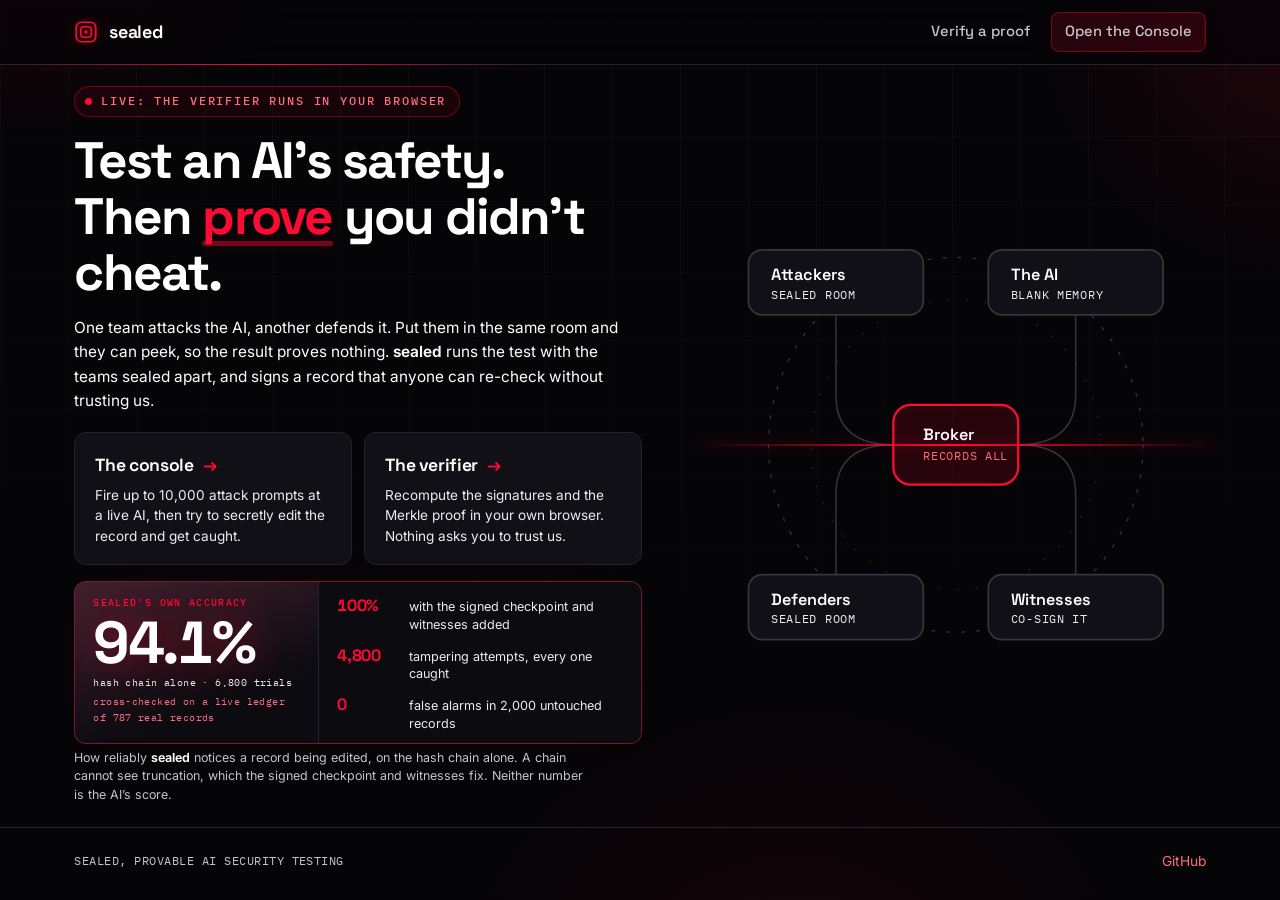
<file: web/index.html>
<!doctype html>
<html lang="en">
<head>
<meta charset="utf-8">
<meta name="viewport" content="width=device-width, initial-scale=1">
<title>sealed, provable AI security testing</title>
<meta name="description" content="Run an AI safety test where cheating is structurally impossible, and hand anyone a receipt they can check themselves.">
<link rel="icon" href="favicon.svg" type="image/svg+xml">
<link rel="preconnect" href="https://fonts.googleapis.com">
<link rel="preconnect" href="https://fonts.gstatic.com" crossorigin>
<link href="https://fonts.googleapis.com/css2?family=Space+Grotesk:wght@400;500;600;700&family=Inter:wght@400;500;600&family=IBM+Plex+Mono:wght@400;500&display=swap" rel="stylesheet">
<link rel="stylesheet" href="styles.css">
</head>
<body>

<div class="sprog" aria-hidden="true"><i id="sprog"></i></div>

<nav class="nav">
  <div class="wrap">
    <a class="brand" href="/">
      <svg viewBox="0 0 32 32" width="26" height="26" aria-hidden="true"><rect x="3" y="3" width="26" height="26" rx="7" fill="none" stroke="currentColor" stroke-width="2.2"/><rect x="9" y="9" width="14" height="14" rx="4" fill="none" stroke="currentColor" stroke-width="2.2"/><rect x="14" y="14" width="4" height="4" rx="1.2" fill="currentColor"/></svg>
      sealed
    </a>
    <span class="spacer"></span>
    <a href="verify.html">Verify<span class="hide-sm"> a proof</span></a>
    <a class="cta" href="console.html"><span class="hide-sm">Open the </span>Console</a>
  </div>
</nav>

<header class="hero">
  <div class="wrap">

    <div class="col">
      <p class="eyebrow" id="eyebrow"><span class="live"></span> running locally</p>

      <h1>Test an AI's safety.<br>Then <span class="hl">prove</span> you didn't cheat.</h1>

      <p class="lead">One team attacks the AI, another defends it. Put them in the same room
         and they can peek, so the result proves nothing. <strong>sealed</strong> runs
         the test with the teams sealed apart, and signs a record that anyone can re-check
         without trusting us.</p>

      <div class="doors">
        <a class="door" href="console.html">
          <span class="dt">The console <span class="arw">&rarr;</span></span>
          <p class="dd">Fire up to 10,000 attack prompts at a live AI, then try to
             secretly edit the record and get caught.</p>
        </a>
        <a class="door" href="verify.html">
          <span class="dt">The verifier <span class="arw">&rarr;</span></span>
          <p class="dd">Recompute the signatures and the Merkle proof in your own
             browser. Nothing asks you to trust us.</p>
        </a>
      </div>

      <!-- SEALED's OWN accuracy, not the score of the AI it tests. Two very
           different measurements both get called "accuracy", so this one says
           whose it is. Every figure is read from web/integrity.json, written
           by sealed/tools/integrity_accuracy.py; the values in the markup are
           the fallback for when the page is opened without a server. -->
      <div class="proof">
        <div class="proof-main">
          <span class="proof-k">SEALED's own accuracy</span>
          <span class="proof-v" id="accV" data-to="94" data-suffix=".1%">0</span>
          <span class="proof-ci" id="accCI">hash chain alone &middot; 6,800 trials</span>
          <span class="proof-live" id="accLive"></span>
        </div>
        <div class="proof-side">
          <div><span class="ps-v" id="accFull">100%</span>
               <span class="ps-k">with the signed checkpoint and witnesses added</span></div>
          <div><span class="ps-v" id="accCaught">4,800</span>
               <span class="ps-k">tampering attempts, every one caught</span></div>
          <div><span class="ps-v" id="accFalse">0</span>
               <span class="ps-k">false alarms in <span id="accClean">2,000</span> untouched records</span></div>
        </div>
      </div>
      <p class="proof-note">How reliably <strong>sealed</strong> notices a record
         being edited, on the hash chain alone. A chain cannot see truncation,
         which the signed checkpoint and witnesses fix. Neither number is the
         AI&rsquo;s score.</p>
    </div>

    <div class="viz" aria-hidden="true">
      <svg viewBox="0 0 400 400">
        <circle class="halo" cx="200" cy="200" r="72"/>
        <circle class="halo h2" cx="200" cy="200" r="72"/>
        <g class="ring r1"><circle class="ring" cx="200" cy="200" r="150" stroke-dasharray="3 9"/></g>
        <g class="ring r2"><circle class="ring" cx="200" cy="200" r="116" stroke-dasharray="1 14"/></g>

        <!-- wires from each sealed room into the broker -->
        <path class="wire"  d="M104 72 L104 160 Q104 200 150 200"/>
        <path class="pulse" d="M104 72 L104 160 Q104 200 150 200"/>
        <path class="wire"  d="M296 72 L296 160 Q296 200 250 200"/>
        <path class="pulse d1" d="M296 72 L296 160 Q296 200 250 200"/>
        <path class="wire"  d="M104 328 L104 240 Q104 200 150 200"/>
        <path class="pulse d2" d="M104 328 L104 240 Q104 200 150 200"/>
        <path class="wire"  d="M296 328 L296 240 Q296 200 250 200"/>
        <path class="pulse d3" d="M296 328 L296 240 Q296 200 250 200"/>

        <!-- the four sealed rooms -->
        <g><rect class="node" x="34" y="44" width="140" height="52" rx="11"/>
           <text class="nlabel" x="52" y="68">Attackers</text>
           <text class="nsub"   x="52" y="83">SEALED ROOM</text></g>
        <g><rect class="node" x="226" y="44" width="140" height="52" rx="11"/>
           <text class="nlabel" x="244" y="68">The AI</text>
           <text class="nsub"   x="244" y="83">BLANK MEMORY</text></g>
        <g><rect class="node" x="34" y="304" width="140" height="52" rx="11"/>
           <text class="nlabel" x="52" y="328">Defenders</text>
           <text class="nsub"   x="52" y="343">SEALED ROOM</text></g>
        <g><rect class="node" x="226" y="304" width="140" height="52" rx="11"/>
           <text class="nlabel" x="244" y="328">Witnesses</text>
           <text class="nsub"   x="244" y="343">CO-SIGN IT</text></g>

        <!-- the broker -->
        <g><rect class="node core" x="150" y="168" width="100" height="64" rx="14"/>
           <text class="nlabel" x="174" y="196" style="fill:#fff">Broker</text>
           <text class="nsub"   x="174" y="212" style="fill:var(--red-ink)">RECORDS ALL</text></g>
      </svg>
    </div>

  </div>
</header>

<footer>
  <div class="wrap">
    <span class="mono">SEALED, PROVABLE AI SECURITY TESTING</span>
    <span><a href="https://github.com/ChethanValukuru/sealed-manali-" target="_blank" rel="noopener">GitHub</a></span>
  </div>
</footer>

<script>

  /* Read the measured figures. The markup carries the last known values as a
     fallback, so opening index.html straight off disk still shows something
     true rather than zeroes -- but whenever the file is reachable, the page
     shows what was actually measured instead of what someone typed. */
  (function () {
    fetch("integrity.json", { cache: "no-store" })
      .then(function (r) { return r.ok ? r.json() : null; })
      .then(function (d) {
        if (!d || d.accuracy == null) return;
        var pct = function (x, dp) { return (x * 100).toFixed(dp == null ? 1 : dp) + "%"; };
        // The HEADLINE is the chain-only figure: the conservative one, true
        // without the checkpoint layer. The full number sits beside it. A
        // round 100% invites "what did you miss", and the honest answer --
        // truncation, which is why the checkpoint exists -- is more
        // convincing stated up front than extracted under questioning.
        var v = document.getElementById("accV");
        if (v && d.chain_only_accuracy != null) {
          // Only re-animate when the measured value actually differs from the
          // fallback already on screen. Re-running it unconditionally meant
          // that on a deployed site -- where this fetch is a network round
          // trip -- the headline counted up to 100%, then snapped back to 0
          // and counted up again when the JSON landed. Caught on the live
          // deployment, where a screenshot taken five seconds in read "5%".
          // split so the counter animates the whole part and the decimal
          // stays put: counting "94.1" digit by digit reads as noise
          var whole = Math.floor(d.chain_only_accuracy * 100);
          var frac = (d.chain_only_accuracy * 100 - whole).toFixed(1).slice(1);
          var next = String(whole);
          v.setAttribute("data-suffix", (frac === ".0" ? "" : frac) + "%");
          if (v.getAttribute("data-to") !== next) {
            v.setAttribute("data-to", next);
            delete v.dataset.counted;
            countUp(v, 0);
          }
        }
        var full = document.getElementById("accFull");
        if (full && d.accuracy != null) full.textContent = pct(d.accuracy, 0);

        var ci = document.getElementById("accCI");
        if (ci && d.accuracy_ci) {
          ci.textContent = "hash chain alone \u00b7 " +
            Number(d.trials_total).toLocaleString() + " trials";
        }
        var set = function (id, text) {
          var el = document.getElementById(id);
          if (el) el.textContent = text;
        };
        set("accCaught", Number(d.tamper_caught).toLocaleString());
        set("accFalse", Number(d.false_alarms).toLocaleString());
        set("accClean", Number(d.clean_records).toLocaleString());

        /* The synthetic chains give the rate; this line says the same
           mutations were replayed against the REAL running ledger and caught
           there too. It is the difference between "our test harness agrees
           with itself" and "it holds on live data", which is the first thing
           a sceptical reader asks. Only shown when it actually ran. */
        var live = document.getElementById("accLive");
        if (live && d.live_checked && d.live_entries) {
          live.textContent = "cross-checked on a live ledger of " +
            Number(d.live_entries).toLocaleString() + " real records";
        }
      })
      .catch(function () { /* fallback values stay */ });
  })();

  /* Count the hero numbers up on load.

     The final value is written FIRST, before any animation starts. That is
     not belt-and-braces, it is the whole point: requestAnimationFrame is
     throttled or paused in a background tab, so a page that only ever sets
     the number from inside the rAF loop can render its headline accuracy as
     "0" to anyone who opened it in a background tab. Observed, not
     theoretical. The animation then overwrites it frame by frame; if rAF
     never fires, the correct number is already on screen.

     The counter is also re-runnable, because integrity.json arrives after
     first paint and may change the target. */
  function countUp(el, i) {
    var to = Number(el.getAttribute("data-to"));
    var suffix = el.getAttribute("data-suffix") || "";
    if (!isFinite(to)) return;

    el.textContent = to.toLocaleString() + suffix;   // correct value, now

    var reduce = window.matchMedia &&
                 window.matchMedia("(prefers-reduced-motion: reduce)").matches;
    if (reduce || to === 0 || el.dataset.counted === "1") return;
    el.dataset.counted = "1";

    var start = null, dur = 1100 + (i || 0) * 120;
    function step(t) {
      if (start === null) start = t;
      var p = Math.min(1, (t - start) / dur);
      var eased = 1 - Math.pow(1 - p, 3);            // ease-out cubic
      el.textContent = Math.round(to * eased).toLocaleString() + suffix;
      if (p < 1) requestAnimationFrame(step);
    }
    requestAnimationFrame(step);
  }

  (function () {
    document.querySelectorAll(".proof-v, .stat .v").forEach(countUp);
  })();
</script>
<script>
  /* The eyebrow states where this copy is running. "running locally" is only
     true on a dev box; on a public URL the console has no backend to reach,
     but the verifier is pure client-side and works anywhere. */
  (function () {
    var el = document.getElementById("eyebrow");
    if (!el) return;
    var h = location.hostname;
    var local = h === "localhost" || h === "127.0.0.1" || h === "[::1]" || h === "";
    if (!local) el.innerHTML = '<span class="live"></span> live: the verifier runs in your browser';
  })();
</script>
<script>
  /* Scroll progress. One passive listener, one CSS variable, no layout work:
     the bar is a transform, so the compositor does it. */
  (function () {
    var bar = document.getElementById("sprog");
    if (!bar) return;
    var queued = false;
    function paint() {
      queued = false;
      var doc = document.documentElement;
      var max = doc.scrollHeight - window.innerHeight;
      bar.style.setProperty("--p", max > 0 ? (window.scrollY / max).toFixed(4) : 0);
    }
    addEventListener("scroll", function () {
      if (queued) return;
      queued = true;
      requestAnimationFrame(paint);
    }, { passive: true });
    addEventListener("resize", paint);
    paint();
  })();
</script>
</body>
</html>
</file>
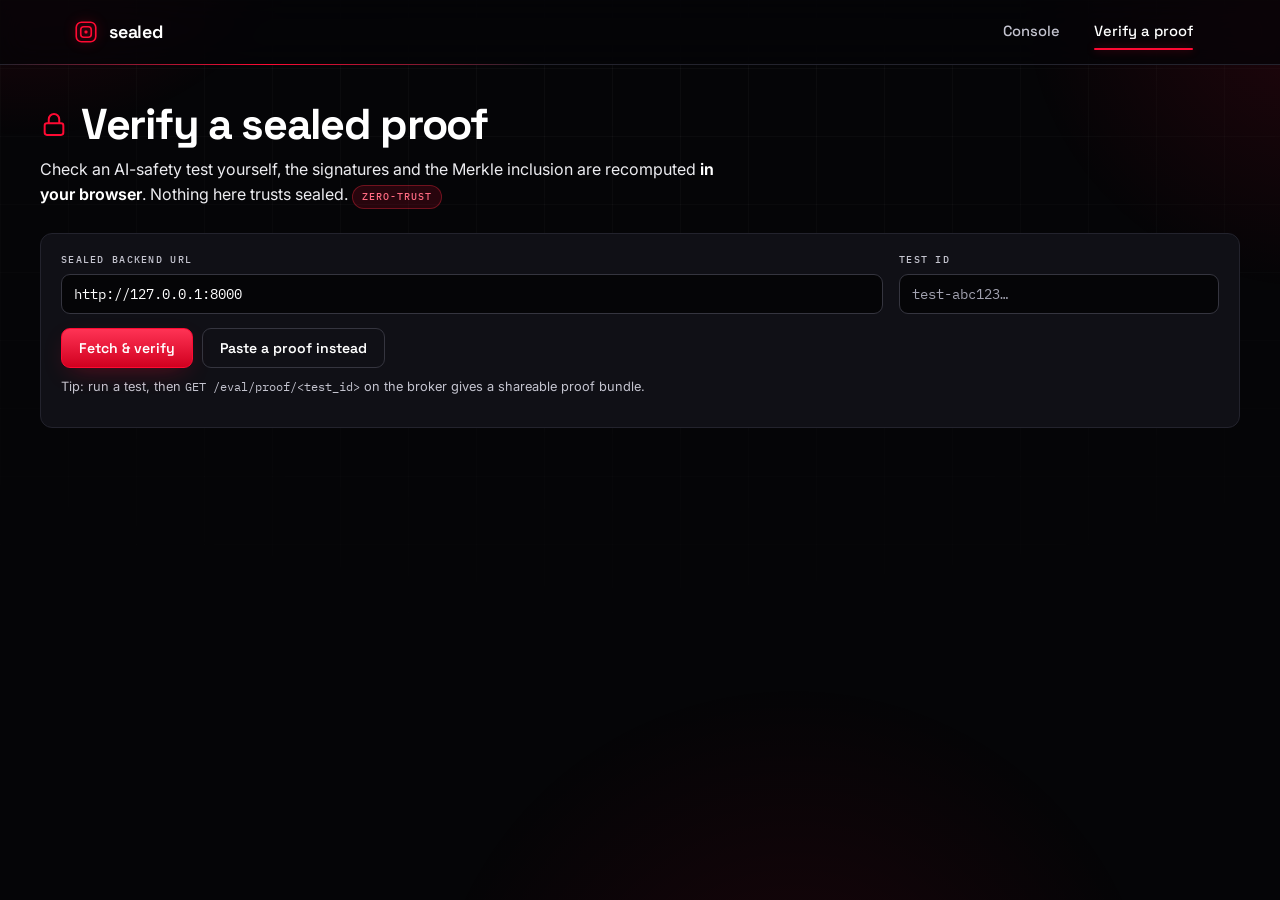
<file: web/verify.html>
<!doctype html>
<html lang="en">
<head>
<meta charset="utf-8">
<meta name="viewport" content="width=device-width, initial-scale=1">
<title>sealed, verify a proof</title>
<meta name="description" content="Re-check a sealed proof in your own browser. The signatures and the Merkle inclusion are recomputed locally, nothing trusts sealed.">
<link rel="icon" href="favicon.svg">
<link rel="preconnect" href="https://fonts.googleapis.com">
<link rel="preconnect" href="https://fonts.gstatic.com" crossorigin>
<link href="https://fonts.googleapis.com/css2?family=Space+Grotesk:wght@400;500;600;700&family=Inter:wght@400;500;600&family=IBM+Plex+Mono:wght@400;500&display=swap" rel="stylesheet">
<link rel="stylesheet" href="styles.css">
<style>
  /* Page-local styles, all scoped under .vpage so they can't collide with
     the shared system's .card / .row / .pill / .tick. The two aliases below
     exist because this page's markup refers to them inline. */
  .vpage { --line2: var(--line-strong); --soft: var(--red-soft); }

  .vpage { max-width: 1320px; margin: 0 auto; padding: 36px 40px 70px; }

  .vpage h1 {
    font-size: clamp(1.9rem, 4vw, 2.7rem); letter-spacing: -.03em; margin: 0 0 8px;
    display: flex; align-items: center; gap: 13px;
    animation: riseIn .6s var(--ease) both;
  }
  .vpage .lock { color: var(--red); flex: none; }
  .vpage .sub { color: var(--text-dim); margin: 0 0 24px; max-width: 70ch; font-size: 1rem;
                animation: riseIn .6s .07s var(--ease) both; }

  .vpage .card {
    background: var(--surface); border: 1px solid var(--line); border-radius: var(--radius);
    padding: 18px 20px; margin: 0 0 16px; transition: border-color .25s;
  }
  .vpage .card:hover { border-color: var(--line-strong); }

  .vpage label {
    display: block; font-family: var(--mono); font-size: .62rem; font-weight: 500;
    text-transform: uppercase; letter-spacing: .13em; color: var(--muted); margin: 0 0 6px;
  }
  .vpage input[type=text], .vpage textarea {
    width: 100%; padding: 10px 12px; border: 1px solid var(--line-strong);
    border-radius: var(--radius-sm); background: var(--bg); color: var(--text);
    font-size: .88rem; font-family: var(--mono);
    transition: border-color .18s, box-shadow .18s;
  }
  .vpage input[type=text]:focus, .vpage textarea:focus {
    outline: none; border-color: var(--red); box-shadow: 0 0 0 3px var(--red-softer);
  }
  .vpage input::placeholder, .vpage textarea::placeholder { color: var(--muted-2); }
  .vpage .row { display: grid; grid-template-columns: 1fr 320px; gap: 16px; }
  .vpage .btns { display: flex; gap: 9px; flex-wrap: wrap; margin-top: 14px; }

  .vpage button {
    position: relative; overflow: hidden; cursor: pointer;
    font-family: var(--sans); font-size: .88rem; font-weight: 600;
    padding: 10px 17px; border-radius: var(--radius-sm);
    border: 1px solid var(--line-strong); background: var(--surface-2); color: var(--text);
    transition: transform .18s var(--ease), background .18s, border-color .18s, box-shadow .22s;
  }
  .vpage button:hover:not(:disabled) {
    transform: translateY(-2px); background: var(--surface-3);
    border-color: var(--muted-2); color: #fff;
  }
  .vpage button.primary {
    background: linear-gradient(180deg, var(--red-hot), var(--red-deep));
    border-color: var(--red); color: #fff; box-shadow: 0 8px 26px -10px var(--red-glow);
  }
  .vpage button.primary:hover:not(:disabled) {
    background: linear-gradient(180deg, #ff6775, var(--red));
    box-shadow: 0 12px 34px -8px var(--red-glow);
  }
  .vpage button.primary::after {
    content: ""; position: absolute; inset: 0;
    background: linear-gradient(105deg, transparent 35%, rgba(255,255,255,.26) 50%, transparent 65%);
    transform: translateX(-120%);
  }
  .vpage button.primary:hover::after { animation: sweep .62s var(--ease); }
  .vpage button.ghost { background: transparent; }
  .vpage button.danger {
    color: var(--red-ink); border-color: rgba(255,45,66,.45); background: var(--red-softer);
  }
  .vpage button.danger:hover:not(:disabled) {
    background: var(--red-soft); border-color: var(--red); color: #fff;
  }
  .vpage button:disabled { opacity: .4; cursor: not-allowed; transform: none; }

  .vpage .muted { color: var(--muted); }
  .vpage .mono { font-family: var(--mono); font-size: .78rem; }

  /* ---- the verdict ---- */
  .vpage .verdict {
    display: flex; align-items: center; gap: 16px; padding: 18px 20px;
    border-radius: var(--radius); font-family: var(--sans); font-size: 1.3rem;
    font-weight: 650; letter-spacing: -.02em; margin-bottom: 16px;
    animation: pop .42s var(--ease) both;
  }
  @keyframes pop {
    from { opacity: 0; transform: scale(.97) translateY(8px); }
    to   { opacity: 1; transform: none; }
  }
  .vpage .verdict.ok {
    background: linear-gradient(100deg, var(--red-softer), var(--surface) 55%);
    color: #fff; border: 1px solid var(--red-line);
  }
  .vpage .verdict.bad {
    background: linear-gradient(100deg, var(--red-soft), var(--surface) 55%);
    color: var(--red-ink); border: 1px solid rgba(255,45,66,.42);
  }
  .vpage .verdict .big { font-size: 2.1rem; line-height: 1; flex: none; }
  .vpage .verdict.ok .big { color: var(--red); text-shadow: 0 0 20px var(--red-glow); }
  .vpage .verdict.bad .big { color: var(--red); animation: shake .5s var(--ease) both; }
  @keyframes shake {
    0%,100% { transform: translateX(0); }
    22% { transform: translateX(-5px); } 44% { transform: translateX(5px); }
    66% { transform: translateX(-3px); } 88% { transform: translateX(3px); }
  }

  /* ---- the checks ---- */
  .vpage .step {
    display: flex; align-items: flex-start; gap: 13px; padding: 12px 0;
    border-bottom: 1px solid var(--line);
    animation: slideIn .4s var(--ease) both;
  }
  .vpage .step:last-child { border-bottom: 0; }
  .vpage .step:nth-child(1){animation-delay:.04s} .vpage .step:nth-child(2){animation-delay:.1s}
  .vpage .step:nth-child(3){animation-delay:.16s} .vpage .step:nth-child(4){animation-delay:.22s}
  .vpage .step:nth-child(5){animation-delay:.28s} .vpage .step:nth-child(6){animation-delay:.34s}
  .vpage .tick {
    flex: 0 0 auto; width: 24px; height: 24px; border-radius: 50%;
    display: flex; align-items: center; justify-content: center;
    font-weight: 800; font-size: .82rem; box-shadow: none;
  }
  .vpage .tick.ok  {
    background: var(--red-softer); color: var(--red);
    border: 1.5px solid var(--red); box-shadow: 0 0 10px -2px var(--red-glow);
  }
  .vpage .tick.bad {
    background: var(--red); color: #fff; border: 1.5px solid var(--red);
    box-shadow: 0 0 18px -1px var(--red-glow);
  }
  .vpage .step .t { font-family: var(--sans); font-weight: 650; font-size: .94rem; }
  .vpage .step .d { color: var(--muted); font-size: .84rem; line-height: 1.5; }

  /* ---- facts ---- */
  .vpage .facts { display: grid; grid-template-columns: repeat(auto-fit, minmax(175px, 1fr)); gap: 10px; margin-top: 8px; }
  .vpage .fact {
    background: var(--bg-2); border: 1px solid var(--line); border-radius: var(--radius-sm);
    padding: 10px 12px; font-size: .84rem; transition: border-color .2s, transform .2s var(--ease);
  }
  .vpage .fact:hover { border-color: rgba(255,45,66,.38); transform: translateY(-2px); }
  .vpage .fact b {
    display: block; color: var(--red-ink); font-family: var(--mono); font-size: .6rem;
    font-weight: 500; text-transform: uppercase; letter-spacing: .12em; margin-bottom: 4px;
  }

  /* ---- tamper theatre ---- */
  .vpage .theatre { display: grid; grid-template-columns: 1fr 260px; gap: 28px; align-items: start; }
  .vpage #qr {
    display: inline-block; background: #fff; padding: 11px;
    border-radius: var(--radius-sm); margin-top: 8px; line-height: 0;
  }
  .vpage .pill {
    display: inline-block; font-family: var(--mono); font-size: .62rem; font-weight: 500;
    padding: 3px 9px; border-radius: 20px; letter-spacing: .1em; text-transform: uppercase;
    background: var(--red-soft); color: var(--red-ink); border: 1px solid rgba(255,45,66,.34);
    white-space: nowrap;
  }
  .vpage .hide { display: none; }
  .vpage .hint { font-size: .8rem; color: var(--muted); margin-top: 8px; line-height: 1.55; }
  .vpage .err { color: var(--red-ink); font-size: .84rem; margin-top: 9px; }

  @media (max-width: 760px) {
    .vpage { padding: 28px 18px 60px; }
    .vpage .row, .vpage .theatre { grid-template-columns: 1fr; }
  }
</style>
</head>
<body>

<div class="sprog" aria-hidden="true"><i id="sprog"></i></div>

<nav class="nav">
  <div class="wrap">
    <a class="brand" href="/">
      <svg viewBox="0 0 32 32" width="26" height="26" aria-hidden="true"><rect x="3" y="3" width="26" height="26" rx="7" fill="none" stroke="currentColor" stroke-width="2.2"/><rect x="9" y="9" width="14" height="14" rx="4" fill="none" stroke="currentColor" stroke-width="2.2"/><rect x="14" y="14" width="4" height="4" rx="1.2" fill="currentColor"/></svg>
      sealed
    </a>
    <span class="spacer"></span>
    <a href="console.html">Console</a>
    <a class="on" href="verify.html">Verify<span class="hide-sm"> a proof</span></a>
  </div>
</nav>

<div class="vpage">
  <h1><svg class="lock" width="28" height="28" viewBox="0 0 24 24" fill="none" stroke="currentColor" stroke-width="1.7"><rect x="4" y="10.5" width="16" height="10" rx="2"/><path d="M7.5 10.5V7a4.5 4.5 0 0 1 9 0v3.5"/></svg>Verify a sealed proof</h1>
  <p class="sub">Check an AI-safety test yourself, the signatures and the Merkle inclusion are
     recomputed <strong>in your browser</strong>. Nothing here trusts sealed. <span class="pill">zero-trust</span></p>

  <div class="card">
    <div class="row">
      <div>
        <label>sealed backend URL</label>
        <input id="backend" type="text" placeholder="http://127.0.0.1:8000" value="http://127.0.0.1:8000">
      </div>
      <div>
        <label>Test ID</label>
        <input id="testid" type="text" placeholder="test-abc123…">
      </div>
    </div>
    <div class="btns">
      <button class="primary" id="fetchBtn">Fetch &amp; verify</button>
      <button class="ghost" id="pasteBtn">Paste a proof instead</button>
    </div>
    <div id="pasteWrap" class="hide" style="margin-top:14px;">
      <label>Proof bundle (JSON)</label>
      <textarea id="pasteArea" rows="5" style="font-size:.76rem;line-height:1.5;resize:vertical;"></textarea>
      <div class="btns"><button class="primary" id="verifyPasteBtn">Verify pasted proof</button></div>
    </div>
    <div id="err" class="err"></div>
    <p class="hint">Tip: run a test, then <span class="mono">GET /eval/proof/&lt;test_id&gt;</span> on the broker gives a shareable proof bundle.</p>
  </div>

  <div id="result" class="hide">
    <div id="verdict" class="verdict"></div>

    <div class="card">
      <div id="steps"></div>
    </div>

    <div class="card">
      <label>What the proof attests</label>
      <div id="facts" class="facts"></div>
      <p class="hint mono" id="rootline"></p>
    </div>

    <div class="card">
      <div class="theatre">
        <div class="col">
          <label>Tamper theatre, try to cheat the proof</label>
          <p class="hint" style="margin-top:0;">Change one byte of the signed evidence and watch verification fail at the exact step.</p>
          <div class="btns">
            <button class="danger" data-tamper="attestation">Edit the result</button>
            <button class="danger" data-tamper="path">Corrupt the Merkle path</button>
            <button class="danger" data-tamper="sig">Forge the signature</button>
            <button class="danger" data-tamper="witness">Forge a witness</button>
            <button class="ghost" id="restoreBtn">Restore original</button>
          </div>
        </div>
        <div class="col">
          <label>Proof receipt</label>
          <div id="qr"></div>
          <div class="btns">
            <button class="ghost" id="dlBtn">Download .sealedproof</button>
            <button class="ghost" id="copyBtn">Copy self-verifying link</button>
          </div>
          <p class="hint">Scan to open this verifier and re-check the live proof.</p>
        </div>
      </div>
    </div>
  </div>
</div>

<script src="./vendor/qrcode.min.js"></script>
<script type="module">
import { verifyBundle } from "./verify.js";

const $ = s => document.querySelector(s);
let original = null, working = null, qr = null;

function b64urlEncode(str){ return btoa(unescape(encodeURIComponent(str))).replace(/\+/g,'-').replace(/\//g,'_').replace(/=+$/,''); }
function b64urlDecode(s){ s=s.replace(/-/g,'+').replace(/_/g,'/'); return decodeURIComponent(escape(atob(s))); }

async function renderBundle(bundle){
  original = bundle; working = structuredClone(bundle);
  $("#result").classList.remove("hide");
  await runVerify();
  buildReceipt();
}

async function runVerify(){
  let res;
  try { res = await verifyBundle(working); }
  catch(e){ showErr("Could not verify: "+e.message); return; }
  const v = $("#verdict");
  v.className = "verdict " + (res.ok ? "ok" : "bad");
  v.innerHTML = res.ok
    ? '<span class="big">✓</span><div><div>Proof verified</div><div style="font-size:.84rem; font-weight:400; color:var(--muted)">Signed, in the ledger, and uncontaminated, checked in your browser.</div></div>'
    : '<span class="big">✕</span><div><div>Proof failed</div><div style="font-size:.84rem; font-weight:400; color:var(--muted)">At least one check did not hold. See below.</div></div>';
  $("#steps").innerHTML = res.steps.map(s => `
    <div class="step">
      <div class="tick ${s.ok?'ok':'bad'}">${s.ok?'✓':'✕'}</div>
      <div><div class="t">${s.label}</div><div class="d">${s.detail}</div></div>
    </div>`).join("");
  const f = res.facts;
  $("#facts").innerHTML = Object.keys(f).length ? Object.entries(f).map(([k,val]) =>
    `<div class="fact"><b>${k.replace(/_/g,' ')}</b>${fmt(val)}</div>`).join("")
    : '<div class="muted">no facts in attestation</div>';
  $("#rootline").textContent = `ledger root ${res.root} · ${res.treeSize} records`;
}
function fmt(v){ return v===true?'✓ yes':v===false?'✕ no':(v===null?'—':String(v)); }

function buildReceipt(){
  const backend = $("#backend").value.trim();
  const tid = (original.test_id)||$("#testid").value.trim();
  const link = location.origin + location.pathname + "#backend=" + encodeURIComponent(backend) + "&test=" + encodeURIComponent(tid);
  $("#qr").innerHTML = "";
  qr = null;
  try { qr = new QRCode($("#qr"), { text: link, width: 150, height: 150,
        colorDark:"#07070a", colorLight:"#ffffff", correctLevel: QRCode.CorrectLevel.M }); }
  catch(_) { $("#qr").innerHTML = '<span class="muted" style="font-size:.72rem">QR unavailable</span>'; }
}

function showErr(m){ $("#err").textContent = m; }
function clearErr(){ $("#err").textContent = ""; }

async function fetchProof(){
  clearErr();
  const backend = $("#backend").value.trim().replace(/\/$/,"");
  const tid = $("#testid").value.trim();
  if(!backend || !tid){ showErr("Enter a backend URL and a test ID."); return; }
  try {
    const r = await fetch(`${backend}/eval/proof/${encodeURIComponent(tid)}`);
    if(!r.ok){ showErr(`Backend returned ${r.status}.`); return; }
    const bundle = await r.json();
    if(!bundle.inclusion){ showErr("No inclusion proof in the response."); return; }
    await renderBundle(bundle);
  } catch(e){ showErr("Could not reach the backend (CORS or offline). "+e.message); }
}

// ---- tamper theatre ----
document.querySelectorAll("[data-tamper]").forEach(b => b.addEventListener("click", async () => {
  if(!working) return;
  const kind = b.getAttribute("data-tamper");
  if(kind==="attestation"){ const f = working.attestation.facts||{}; f.attacks = (f.attacks||0)+1; working.attestation.facts = f; }
  if(kind==="path" && working.inclusion.audit_path.length){ const p=working.inclusion.audit_path; p[0] = flipHex(p[0]); }
  if(kind==="path" && !working.inclusion.audit_path.length){ working.inclusion.entry_hash = flipHex(working.inclusion.entry_hash); }
  if(kind==="sig"){ working.signature = flipHex(working.signature); }
  if(kind==="witness" && working.witnesses && working.witnesses.length){ working.witnesses[0].signature = flipHex(working.witnesses[0].signature); }
  await runVerify();
}));
$("#restoreBtn").addEventListener("click", async () => { working = structuredClone(original); await runVerify(); });
function flipHex(h){ const c=h[0]==="0"?"1":"0"; return c + h.slice(1); }

// ---- receipt actions ----
$("#dlBtn").addEventListener("click", () => {
  const blob = new Blob([JSON.stringify(original,null,2)], {type:"application/json"});
  const a = document.createElement("a"); a.href = URL.createObjectURL(blob);
  a.download = (original.test_id||"proof")+".sealedproof.json"; a.click();
});
$("#copyBtn").addEventListener("click", () => {
  const link = location.origin + location.pathname + "#auto=" + b64urlEncode(JSON.stringify(original));
  navigator.clipboard.writeText(link).then(()=>{ $("#copyBtn").textContent="Copied!"; setTimeout(()=>$("#copyBtn").textContent="Copy self-verifying link",1500); });
});

// ---- wiring ----
$("#fetchBtn").addEventListener("click", fetchProof);
$("#pasteBtn").addEventListener("click", () => $("#pasteWrap").classList.toggle("hide"));
$("#verifyPasteBtn").addEventListener("click", async () => {
  clearErr();
  try { await renderBundle(JSON.parse($("#pasteArea").value)); }
  catch(e){ showErr("Invalid JSON: "+e.message); }
});

// ---- deep links: #auto=<bundle> (offline) or #backend=..&test=.. ----
(function initFromHash(){
  const h = new URLSearchParams(location.hash.slice(1));
  if(h.get("auto")){
    try { renderBundle(JSON.parse(b64urlDecode(h.get("auto")))); } catch(e){ showErr("Bad proof link."); }
  } else if(h.get("backend") || h.get("test")){
    if(h.get("backend")) $("#backend").value = h.get("backend");
    if(h.get("test")) $("#testid").value = h.get("test");
    fetchProof();
  }
})();
</script>
<script>
  /* Scroll progress. One passive listener, one CSS variable, no layout work:
     the bar is a transform, so the compositor does it. */
  (function () {
    var bar = document.getElementById("sprog");
    if (!bar) return;
    var queued = false;
    function paint() {
      queued = false;
      var doc = document.documentElement;
      var max = doc.scrollHeight - window.innerHeight;
      bar.style.setProperty("--p", max > 0 ? (window.scrollY / max).toFixed(4) : 0);
    }
    addEventListener("scroll", function () {
      if (queued) return;
      queued = true;
      requestAnimationFrame(paint);
    }, { passive: true });
    addEventListener("resize", paint);
    paint();
  })();
</script>
</body>
</html>
</file>
<file: web/styles.css>
/* sealed — design system.
   One theme, three colours: black, bright red, white.
   Red carries EVERY signal — a pass, an alarm, a link, a button. White is for
   reading. Grey means "not applicable". There is no white badge and no black
   text anywhere: on this palette a white chip reads as a hole in the page.
   Pass and fail are told apart by shape, not hue — a pass is an outlined red
   tint, a failure is a solid red fill that shakes.
   Motion directs the eye and never decorates. Everything animates on
   transform/opacity only, and all of it stops under prefers-reduced-motion. */

:root {
  /* --- black --- */
  --bg:            #050507;
  --bg-2:          #0b0b10;
  --surface:       #101016;
  --surface-2:     #16161e;
  --surface-3:     #1d1d26;
  --line:          #23232d;
  --line-strong:   #35353f;

  /* --- white ---
     Everything that is text is white. The three steps below are weight, not
     hue: pure white for what you read, a hair under it for supporting lines,
     and a light grey for labels that must not compete with the content. No
     mid-grey body text anywhere -- on a black page it reads as faded. */
  --text:          #ffffff;
  --text-dim:      #ececf0;
  --muted:         #c4c4cf;
  --muted-2:       #a2a2b0;

  /* --- bright red --- */
  --red:           #ff0a33;
  --red-hot:       #ff3355;
  --red-deep:      #d1001f;
  --red-ink:       #ff6b82;
  --red-soft:      rgba(255, 10, 51, .14);
  --red-softer:    rgba(255, 10, 51, .07);
  --red-glow:      rgba(255, 10, 51, .42);
  --red-line:      rgba(255, 10, 51, .38);

  /* semantic — a pass is red too, told apart by outline vs fill */
  --ok:            var(--red);
  --ok-soft:       var(--red-soft);
  --warn:          #ff8fa0;
  --warn-soft:     rgba(255, 143, 160, .12);
  --bad:           var(--red);
  --bad-soft:      var(--red-soft);

  --radius:        12px;
  --radius-sm:     9px;
  --maxw:          min(1620px, 94vw);

  --sans: "Space Grotesk", "Segoe UI Variable Display", "Segoe UI", system-ui, -apple-system, sans-serif;
  --body: "Inter", "Segoe UI", system-ui, -apple-system, Roboto, Helvetica, Arial, sans-serif;
  --mono: "IBM Plex Mono", ui-monospace, "Cascadia Mono", Consolas, Menlo, monospace;

  --ease: cubic-bezier(.22, .68, 0, 1);
}

* { box-sizing: border-box; }
html { scroll-behavior: smooth; -webkit-text-size-adjust: 100%; }

body {
  margin: 0;
  background: var(--bg);
  color: var(--text);
  font-family: var(--body);
  font-size: 15.5px;
  line-height: 1.6;
  -webkit-font-smoothing: antialiased;
  text-rendering: optimizeLegibility;
  overflow-x: hidden;
}

/* A slow red aurora plus a faint grid, both fixed and pointer-transparent,
   so they cost nothing to scroll past. */
body::before {
  content: "";
  position: fixed; inset: -20vh -10vw;
  z-index: -2; pointer-events: none;
  background:
    radial-gradient(40vw 40vw at 10% 0%,  rgba(255,10,51,.20), transparent 62%),
    radial-gradient(36vw 36vw at 94% 14%, rgba(255,10,51,.12), transparent 64%),
    radial-gradient(44vw 44vw at 60% 98%, rgba(255,10,51,.09), transparent 66%);
  animation: aurora 24s var(--ease) infinite alternate;
}
body::after {
  content: "";
  position: fixed; inset: 0;
  z-index: -1; pointer-events: none;
  background-image:
    linear-gradient(rgba(255,255,255,.03) 1px, transparent 1px),
    linear-gradient(90deg, rgba(255,255,255,.03) 1px, transparent 1px);
  background-size: 68px 68px;
  mask-image: radial-gradient(135vw 100vh at 50% 0%, #000 10%, transparent 78%);
  -webkit-mask-image: radial-gradient(135vw 100vh at 50% 0%, #000 10%, transparent 78%);
}
@keyframes aurora {
  0%   { transform: translate3d(0,0,0) scale(1); }
  50%  { transform: translate3d(-3%, 2%, 0) scale(1.09); }
  100% { transform: translate3d(2%, -2%, 0) scale(1.03); }
}

.wrap { max-width: var(--maxw); margin: 0 auto; padding: 0 36px; }

/* ---------- type ---------- */
h1, h2, h3, h4 {
  font-family: var(--sans);
  font-weight: 600;
  color: var(--text);
  letter-spacing: -.022em;
  line-height: 1.1;
  margin: 0 0 .5em;
}
h1 { font-size: clamp(2.4rem, 5.4vw, 4rem); font-weight: 700; letter-spacing: -.035em; }
h2 { font-size: clamp(1.45rem, 3vw, 2.1rem); }
h3 { font-size: 1.05rem; }
p { margin: 0 0 1em; }
.lead { font-size: clamp(1rem, 1.5vw, 1.18rem); color: #fff; max-width: 62ch; }
.muted { color: var(--muted); }
strong, b { color: #fff; font-weight: 650; }
em, i { color: #fff; }

a { color: var(--red-ink); text-decoration: none; transition: color .16s; }
a:hover { color: var(--red); }

code, .mono { font-family: var(--mono); font-size: .88em; }
code {
  background: var(--surface-2); color: var(--red-ink);
  border: 1px solid var(--line); padding: .1em .42em; border-radius: 6px;
}

::selection { background: var(--red); color: #fff; }

/* ---------- nav ---------- */
.nav {
  position: sticky; top: 0; z-index: 40;
  background: rgba(5, 5, 7, .78);
  backdrop-filter: blur(16px) saturate(150%);
  -webkit-backdrop-filter: blur(16px) saturate(150%);
  border-bottom: 1px solid var(--line);
}
/* a red glint travels along the bottom edge, forever */
.nav::after {
  content: ""; position: absolute; left: 0; right: 0; bottom: -1px; height: 1px;
  background: linear-gradient(90deg, transparent, var(--red), transparent);
  background-size: 42% 100%; background-repeat: no-repeat;
  animation: navsweep 7s linear infinite; pointer-events: none;
}
@keyframes navsweep {
  0%   { background-position: -45% 0; }
  100% { background-position: 150% 0; }
}
.nav .wrap { display: flex; align-items: center; gap: 8px; height: 64px; }
.brand {
  display: flex; align-items: center; gap: 11px;
  font-family: var(--sans); font-size: 1.12rem; font-weight: 650;
  letter-spacing: -.02em; color: var(--text);
}
.brand:hover { color: #fff; }
.brand svg {
  width: 24px; height: 24px; color: var(--red);
  transition: transform .45s var(--ease);
  filter: drop-shadow(0 0 6px var(--red-glow));
}
.brand:hover svg { transform: rotate(90deg); }
.nav .spacer { flex: 1; }

.nav a:not(.brand) {
  position: relative;
  font-family: var(--sans); font-size: .92rem; font-weight: 500;
  color: var(--muted); padding: 7px 13px; border-radius: 8px;
  transition: color .16s, background .16s;
}
.nav a:not(.brand):hover { color: #fff; background: var(--surface-2); }
.nav a.on { color: #fff; }
.nav a.on::after {
  content: ""; position: absolute; left: 13px; right: 13px; bottom: 1px;
  height: 2px; background: var(--red); border-radius: 2px;
  box-shadow: 0 0 8px var(--red-glow);
}
.nav .cta {
  color: #fff; background: var(--red-soft);
  border: 1px solid var(--red-line);
  transition: box-shadow .25s, background .2s, transform .18s var(--ease);
}
.nav .cta:hover {
  background: var(--red); border-color: var(--red);
  box-shadow: 0 6px 26px -6px var(--red-glow);
  transform: translateY(-1px);
}

/* ---------- buttons ---------- */
.btn, .b {
  position: relative; overflow: hidden;
  display: inline-flex; align-items: center; justify-content: center; gap: 9px;
  cursor: pointer; font-family: var(--sans);
  font-size: .95rem; font-weight: 600; letter-spacing: -.01em;
  padding: 11px 19px; border-radius: var(--radius-sm);
  border: 1px solid var(--line-strong);
  background: var(--surface-2); color: var(--text);
  transition: transform .18s var(--ease), background .18s, border-color .18s, box-shadow .22s;
}
.btn:hover, .b:hover:not(:disabled) {
  transform: translateY(-2px);
  background: var(--surface-3); border-color: var(--red-line); color: #fff;
  box-shadow: 0 8px 24px -14px var(--red-glow);
}
.btn:active, .b:active:not(:disabled) { transform: translateY(0); }

.btn.primary, .b.main {
  background: linear-gradient(180deg, var(--red-hot), var(--red-deep));
  border-color: var(--red); color: #fff;
  box-shadow: 0 8px 28px -10px var(--red-glow);
  animation: pulseGlow 3s ease-in-out infinite;
}
.btn.primary:hover, .b.main:hover:not(:disabled) {
  background: linear-gradient(180deg, #ff4f6b, var(--red));
  border-color: var(--red-hot);
  box-shadow: 0 14px 38px -8px var(--red-glow);
  animation: none;
}
/* the primary action breathes, so the eye lands on it without being told */
@keyframes pulseGlow {
  0%, 100% { box-shadow: 0 8px 28px -10px var(--red-glow); }
  50%      { box-shadow: 0 8px 34px -6px rgba(255,10,51,.6); }
}
/* and a light sweeps across it on hover */
.btn.primary::after, .b.main::after {
  content: ""; position: absolute; inset: 0;
  background: linear-gradient(105deg, transparent 35%, rgba(255,255,255,.3) 50%, transparent 65%);
  transform: translateX(-120%);
}
.btn.primary:hover::after, .b.main:hover:not(:disabled)::after { animation: sweep .62s var(--ease); }
@keyframes sweep { to { transform: translateX(120%); } }

.btn.ghost { background: transparent; color: var(--text); border-color: var(--line-strong); box-shadow: none; animation: none; }
.btn.ghost:hover { background: var(--surface-2); border-color: var(--red-line); }

.b.main { font-size: 1rem; padding: 13px 24px; }
.b.danger { border-color: var(--red-line); color: var(--red-ink); background: var(--red-softer); animation: none; }
.b.danger:hover:not(:disabled) { background: var(--red-soft); border-color: var(--red); color: #fff; }
.b:disabled { opacity: .34; cursor: not-allowed; transform: none; animation: none; box-shadow: none; }
a.b { text-decoration: none; }

.btn-row, .btnrow { display: flex; flex-wrap: wrap; gap: 10px; align-items: center; }

/* ---------- scroll progress ----------
   A red hairline across the top that fills as you move down the page. It is
   driven by one scroll listener writing a CSS variable, so the browser does
   the painting and nothing lays out twice. */
.sprog {
  position: fixed; top: 0; left: 0; right: 0; height: 2px; z-index: 60;
  background: transparent; pointer-events: none;
}
.sprog i {
  display: block; height: 100%; width: 100%;
  transform: scaleX(var(--p, 0)); transform-origin: left center;
  background: linear-gradient(90deg, var(--red-deep), var(--red-hot));
  box-shadow: 0 0 12px var(--red-glow);
}

/* ---------- scroll reveal ---------- */
.reveal { opacity: 0; transform: translateY(22px); }
.reveal.in {
  opacity: 1; transform: none;
  transition: opacity .62s var(--ease), transform .72s var(--ease);
  transition-delay: var(--d, 0ms);
}
/* the set cards fan in once their panel arrives */
.sec.reveal.in .setcard { animation: fanIn .5s var(--ease) both; }
.sec.reveal.in .setcard:nth-child(1) { animation-delay: .06s; }
.sec.reveal.in .setcard:nth-child(2) { animation-delay: .12s; }
.sec.reveal.in .setcard:nth-child(3) { animation-delay: .18s; }
.sec.reveal.in .setcard:nth-child(4) { animation-delay: .24s; }
.sec.reveal.in .setcard:nth-child(5) { animation-delay: .30s; }
@keyframes fanIn { from { opacity: 0; transform: translateY(14px); } to { opacity: 1; transform: none; } }

/* ---------- landing ---------- */
/* Deliberately ONE screen: hero + footer == 100vh, so there is never a dead
   band to scroll past. 64px nav + 74px footer are subtracted below. */
.hero {
  position: relative;
  min-height: calc(100vh - 138px);
  display: flex; align-items: center;
  padding: 16px 0 18px;
}
.hero .wrap {
  display: grid; grid-template-columns: minmax(0, 1fr) minmax(0, .88fr);
  gap: 64px; align-items: center; width: 100%;
}

/* everything in the left column arrives in sequence */
.hero .col > * { animation: riseIn .75s var(--ease) both; }
.hero .col > *:nth-child(1) { animation-delay: .02s; }
.hero .col > *:nth-child(2) { animation-delay: .1s; }
.hero .col > *:nth-child(3) { animation-delay: .19s; }
.hero .col > *:nth-child(4) { animation-delay: .28s; }
.hero .col > *:nth-child(5) { animation-delay: .37s; }

.eyebrow {
  display: inline-flex; align-items: center; gap: 9px;
  font-family: var(--mono); font-size: .72rem; font-weight: 500;
  letter-spacing: .16em; text-transform: uppercase;
  color: var(--red-ink); margin: 0 0 16px;
  padding: 5px 13px 5px 10px; border-radius: 999px;
  background: var(--red-softer); border: 1px solid var(--red-line);
}
.eyebrow .live {
  width: 7px; height: 7px; border-radius: 50%; background: var(--red);
  animation: throb 2s ease-out infinite;
}
@keyframes throb {
  0%   { box-shadow: 0 0 0 0 rgba(255,10,51,.6); }
  70%  { box-shadow: 0 0 0 10px rgba(255,10,51,0); }
  100% { box-shadow: 0 0 0 0 rgba(255,10,51,0); }
}
.hero h1 { margin-bottom: 14px; font-size: clamp(2.1rem, 4vw, 3.5rem); }
.hero h1 .hl { color: var(--red); position: relative; white-space: nowrap; }
.hero h1 .hl::after {
  content: ""; position: absolute; left: 0; right: 0; bottom: .06em; height: .09em;
  background: var(--red); opacity: .45; border-radius: 2px;
  box-shadow: 0 0 12px var(--red-glow);
  transform-origin: left; animation: wipe .9s .55s var(--ease) both;
}
@keyframes wipe { from { transform: scaleX(0); } to { transform: scaleX(1); } }
.hero .lead { margin-bottom: 18px; font-size: clamp(.96rem, 1.1vw, 1.06rem); max-width: 56ch; }

/* stat strip */
.stats {
  display: grid; grid-template-columns: repeat(4, 1fr);
  gap: 1px; margin-top: 20px;
  background: var(--line); border: 1px solid var(--line);
  border-radius: var(--radius); overflow: hidden;
}
.stat { background: var(--bg-2); padding: 15px 17px 14px; transition: background .2s; position: relative; }
.stat::before {
  content: ""; position: absolute; left: 0; right: 0; top: 0; height: 2px;
  background: var(--red); transform: scaleX(0); transform-origin: left;
  transition: transform .3s var(--ease);
}
.stat:hover { background: var(--surface-2); }
.stat:hover::before { transform: scaleX(1); }
.stat .v {
  font-family: var(--sans); font-size: clamp(1.5rem, 2vw, 2rem); font-weight: 700;
  letter-spacing: -.03em; color: var(--red); line-height: 1.05;
  font-variant-numeric: tabular-nums; display: block;
  text-shadow: 0 0 22px var(--red-glow);
}
.stat .k {
  display: block; margin-top: 5px;
  font-family: var(--mono); font-size: .66rem; font-weight: 500;
  letter-spacing: .1em; text-transform: uppercase; color: var(--muted);
}

/* ---- the proof badge ----
   SEALED's own accuracy, sized like the claim it is. Deliberately NOT the
   same component as the AI's score in the console: two different numbers
   both called accuracy is the easiest way to mislead someone, so they do not
   share a look. */
.proof {
  display: grid; grid-template-columns: minmax(0, .86fr) minmax(0, 1.14fr);
  gap: 1px; margin-top: 16px;
  background: var(--line); border: 1px solid var(--red-line);
  border-radius: var(--radius); overflow: hidden;
  box-shadow: 0 0 44px -30px var(--red-glow);
}
.proof-main {
  background: linear-gradient(160deg, var(--red-soft), var(--bg-2) 70%);
  padding: 13px 18px 12px;
}
.proof-k {
  display: block; font-family: var(--mono); font-size: .6rem; font-weight: 500;
  letter-spacing: .14em; text-transform: uppercase; color: var(--red);
}
.proof-v {
  display: block; font-family: var(--sans);
  font-size: clamp(2.6rem, 5.2vw, 3.7rem); font-weight: 700;
  letter-spacing: -.045em; line-height: 1.02; color: #fff;
  font-variant-numeric: tabular-nums; margin: 2px 0 2px;
  text-shadow: 0 0 38px var(--red-glow);
}
.proof-ci {
  display: block; font-family: var(--mono); font-size: .64rem;
  letter-spacing: .04em; color: var(--text-dim);
}
/* only rendered when the live cross-check actually ran, so an empty span
   must not leave a gap */
.proof-live {
  display: block; font-family: var(--mono); font-size: .6rem;
  letter-spacing: .04em; color: var(--red-ink); margin-top: 3px;
}
.proof-live:empty { display: none; }
.proof-side {
  background: var(--bg-2); padding: 11px 18px;
  display: flex; flex-direction: column; justify-content: center; gap: 9px;
}
.proof-side > div { display: flex; align-items: baseline; gap: 10px; }
.ps-v {
  flex: none; min-width: 62px; font-family: var(--sans); font-size: 1.02rem;
  font-weight: 700; color: var(--red); font-variant-numeric: tabular-nums;
  letter-spacing: -.02em;
}
.ps-k { font-size: .79rem; line-height: 1.4; color: var(--text-dim); }
.proof-note {
  font-size: .78rem; line-height: 1.45; color: var(--muted);
  margin: 5px 0 0; max-width: 64ch;
}
@media (max-width: 860px) {
  .proof { grid-template-columns: 1fr; }
  .proof-side { padding: 14px 18px 16px; }
}

/* the hero's right-hand visual */
.viz { position: relative; aspect-ratio: 1 / 1; width: 100%; display: grid; place-items: center; }
.viz svg { width: 100%; height: 100%; overflow: visible; }
/* a scanner sweeps the whole diagram top to bottom */
.viz::after {
  content: ""; position: absolute; left: -2%; right: -2%; height: 2px; pointer-events: none;
  background: linear-gradient(90deg, transparent, var(--red), transparent);
  box-shadow: 0 0 14px var(--red-glow);
  animation: scanline 5s ease-in-out infinite;
}
@keyframes scanline {
  0%        { top: 2%;  opacity: 0; }
  8%        { opacity: .85; }
  48%       { top: 96%; opacity: .85; }
  58%, 100% { top: 96%; opacity: 0; }
}
.viz .ring { fill: none; stroke: var(--line-strong); stroke-width: 1; }
.viz .ring.r1 { animation: spin 46s linear infinite; transform-origin: 200px 200px; }
.viz .ring.r2 { animation: spin 32s linear infinite reverse; transform-origin: 200px 200px; }
@keyframes spin { to { transform: rotate(360deg); } }
.viz .node { fill: var(--surface); stroke: var(--line-strong); stroke-width: 1.4; }
.viz .node.core { fill: var(--red-soft); stroke: var(--red); stroke-width: 1.8; }
.viz .nlabel { fill: #fff; font-family: var(--sans); font-size: 13px; font-weight: 600; }
.viz .nsub { fill: var(--text-dim); font-family: var(--mono); font-size: 9.5px; letter-spacing: .06em; }
.viz .wire { stroke: var(--line-strong); stroke-width: 1.2; fill: none; }
.viz .pulse {
  stroke: var(--red); stroke-width: 2.2; fill: none; stroke-linecap: round;
  stroke-dasharray: 18 320; filter: drop-shadow(0 0 6px var(--red-glow));
  animation: travel 2.4s linear infinite;
}
.viz .pulse.d1 { animation-delay: .4s; }
.viz .pulse.d2 { animation-delay: .8s; }
.viz .pulse.d3 { animation-delay: 1.2s; }
.viz .pulse.d4 { animation-delay: 1.6s; }
@keyframes travel { from { stroke-dashoffset: 338; } to { stroke-dashoffset: 0; } }
/* rings emit from the broker — the record being published outward */
.viz .halo {
  fill: none; stroke: var(--red); stroke-width: 1.5;
  transform-origin: 200px 200px; opacity: 0;
  animation: emit 3.2s var(--ease) infinite;
}
.viz .halo.h2 { animation-delay: 1.6s; }
@keyframes emit {
  0%   { transform: scale(.55); opacity: .6; }
  70%  { opacity: 0; }
  100% { transform: scale(1.8); opacity: 0; }
}

/* two doors, inside the hero so the page stays one screen */
.doors { display: grid; grid-template-columns: 1fr 1fr; gap: 12px; margin-top: 2px; }
.door {
  position: relative; overflow: hidden;
  display: block; padding: 18px 20px;
  background: var(--surface); border: 1px solid var(--line);
  border-radius: var(--radius); color: var(--text);
  transition: transform .22s var(--ease), border-color .2s, background .2s, box-shadow .25s;
}
.door::before {
  content: ""; position: absolute; left: 0; top: 0; bottom: 0; width: 3px;
  background: var(--red); transform: scaleY(0); transform-origin: top;
  transition: transform .3s var(--ease); box-shadow: 0 0 12px var(--red-glow);
}
.door:hover {
  transform: translateY(-4px); border-color: var(--red-line);
  background: var(--surface-2); box-shadow: 0 20px 44px -24px var(--red-glow);
}
.door:hover::before { transform: scaleY(1); }
.door .dk {
  font-family: var(--mono); font-size: .62rem; letter-spacing: .14em;
  text-transform: uppercase; color: var(--red-ink); display: block; margin-bottom: 7px;
}
.door .dt {
  font-family: var(--sans); font-size: 1.1rem; font-weight: 650;
  letter-spacing: -.02em; display: flex; align-items: center; gap: 9px;
}
.door .dt .arw { color: var(--red); transition: transform .24s var(--ease); display: inline-block; }
.door:hover .dt .arw { transform: translateX(7px); }
.door .dd { color: var(--text-dim); font-size: .85rem; margin: 6px 0 0; line-height: 1.5; }

/* ---------- footer ---------- */
footer {
  border-top: 1px solid var(--line);
  padding: 22px 0 26px; color: var(--muted); font-size: .86rem;
}
footer .wrap { display: flex; flex-wrap: wrap; gap: 14px; justify-content: space-between; align-items: center; }
footer .mono { font-family: var(--mono); font-size: .76rem; letter-spacing: .04em; }

/* =====================================================================
   CONSOLE
   ===================================================================== */
.shell { max-width: min(1680px, 95vw); margin: 0 auto; padding: 0 36px 70px; }

.top { padding: 38px 0 4px; }
.top h1 {
  font-size: clamp(2rem, 4vw, 2.9rem); line-height: 1.08; margin: 0 0 12px;
  animation: riseIn .7s var(--ease) both;
}
.top .sub { font-size: 1rem; line-height: 1.62; color: #fff; margin: 0; max-width: 72ch;
            animation: riseIn .7s .08s var(--ease) both; }
@keyframes riseIn { from { opacity: 0; transform: translateY(18px); } to { opacity: 1; transform: none; } }

/* the two-column working deck: act on the left, watch the evidence on the right */
.deck {
  display: grid; grid-template-columns: minmax(0, 1.5fr) minmax(0, 1fr);
  gap: 38px; align-items: start; margin-top: 4px;
}
.deck-side {
  position: sticky; top: 80px;
  max-height: calc(100vh - 104px);
  overflow-y: auto; overscroll-behavior: contain;
  padding-right: 6px;
}
.deck-side::-webkit-scrollbar { width: 6px; }
.deck-side::-webkit-scrollbar-track { background: transparent; }
.deck-side::-webkit-scrollbar-thumb { background: var(--line-strong); border-radius: 3px; }
.deck-side::-webkit-scrollbar-thumb:hover { background: var(--red-line); }
.deck-side .sec:first-child { margin-top: 0; border-top: 0; padding-top: 0; }
.deck-main > .sec:first-child { margin-top: 22px; }

/* ---- status strip ---- */
.strip {
  display: flex; align-items: center; gap: 13px; flex-wrap: wrap;
  margin: 22px 0 4px; padding: 14px 20px;
  border-radius: var(--radius); border: 1px solid var(--line);
  background: var(--surface); position: relative; overflow: hidden;
  animation: riseIn .7s .16s var(--ease) both;
}
.strip::before {
  content: ""; position: absolute; left: 0; top: 0; bottom: 0; width: 3px;
  background: var(--line-strong); transition: background .3s;
}
.strip:has(.dot.up)::before,
.strip:has(.dot.down)::before { background: var(--red); box-shadow: 0 0 14px var(--red-glow); }
.dot { width: 9px; height: 9px; border-radius: 50%; flex: none; background: var(--red); }
.dot.up { animation: throb 2.2s ease-out infinite; }
.dot.down { animation: throb 1.3s ease-out infinite; }
.strip .what { font-family: var(--sans); font-weight: 650; font-size: .97rem; }
.strip .detail { font-size: .86rem; color: var(--muted); font-family: var(--mono); }
.strip .spacer { flex: 1; }

.helpbox {
  display: none; margin-top: 14px; border-radius: var(--radius); padding: 17px 20px;
  border: 1px solid var(--line); border-left: 3px solid var(--red);
  background: var(--surface);
}
.helpbox.show { display: block; animation: riseIn .4s var(--ease) both; }
.helpbox p { margin: 0 0 9px; line-height: 1.62; font-size: .92rem; }
.helpbox p:last-child { margin: 0; }
.helpbox code { font-size: .82rem; }

/* ---- sections ---- */
.sec { border-top: 1px solid var(--line); margin-top: 36px; padding-top: 28px; }
.sec > h2 {
  font-size: clamp(1.25rem, 2.2vw, 1.65rem); line-height: 1.16; margin: 0 0 8px;
  display: flex; align-items: baseline; gap: 12px;
}
.sec > h2::before {
  content: ""; width: 22px; height: 2px; background: var(--red);
  border-radius: 2px; flex: none; transform: translateY(-.36em);
  box-shadow: 0 0 10px var(--red-glow);
}
.sec > .lede { font-size: .93rem; line-height: 1.62; color: var(--text-dim); margin: 0 0 18px; max-width: 70ch; }
.sec.waiting { opacity: .42; }
.waitnote { font-size: .88rem; color: var(--muted); font-style: italic; margin: 0; }

/* ---- model bar ---- */
.modelbar {
  display: flex; align-items: baseline; gap: 11px; flex-wrap: wrap; margin: 0 0 18px;
  padding: 12px 16px; border-radius: var(--radius-sm);
  background: var(--surface-2); border: 1px solid var(--line);
}
.modelbar .ml {
  font-family: var(--mono); font-size: .64rem; font-weight: 500; letter-spacing: .14em;
  text-transform: uppercase; color: var(--red-ink); flex: none;
}
.modelbar .mv { font-family: var(--sans); font-size: .95rem; font-weight: 650; }
.modelbar .mw { font-size: .86rem; color: var(--muted); line-height: 1.52; flex: 1 1 100%; }

/* ---- panels ---- */
.suitebox, .tryown {
  margin-top: 22px; padding: 20px 22px;
  border: 1px solid var(--line); border-radius: var(--radius);
  background: var(--surface); position: relative;
  transition: border-color .25s, box-shadow .25s;
}
.suitebox:hover, .tryown:hover { border-color: var(--red-line); box-shadow: 0 0 0 1px var(--red-softer); }
.suitebox h3, .tryown h3 { margin: 0 0 6px; font-size: 1.05rem; font-weight: 650; }
.suitebox .tl, .tryown .tl { margin: 0 0 15px; font-size: .89rem; line-height: 1.6; color: var(--text-dim); }

.setgrid { display: grid; grid-template-columns: repeat(auto-fit, minmax(160px, 1fr)); gap: 10px; margin-bottom: 16px; }
.setcard {
  padding: 12px 14px; border: 1px solid var(--line); border-radius: var(--radius-sm);
  background: var(--bg-2); transition: transform .22s var(--ease), border-color .2s, background .2s, box-shadow .22s;
}
.setcard:hover {
  transform: translateY(-3px); border-color: var(--red-line);
  background: var(--surface-2); box-shadow: 0 12px 26px -18px var(--red-glow);
}
.setcard .sn { font-family: var(--mono); font-size: .6rem; font-weight: 500; letter-spacing: .14em; text-transform: uppercase; color: var(--red-ink); }
.setcard .stt { font-family: var(--sans); font-size: .88rem; font-weight: 650; line-height: 1.32; margin: 3px 0 5px; }
.setcard .sf { font-size: .78rem; line-height: 1.45; color: var(--text-dim); }
.setcard .sc { font-family: var(--mono); font-size: .68rem; color: var(--muted-2); margin-top: 7px; font-variant-numeric: tabular-nums; }

.prog { margin: 6px 0 14px; }
.pbar {
  height: 9px; border-radius: 20px; background: var(--surface-2);
  overflow: hidden; border: 1px solid var(--line); position: relative;
}
.pbar span {
  display: block; height: 100%; width: 0;
  background: linear-gradient(90deg, var(--red-deep), var(--red-hot));
  transition: width .35s var(--ease);
  box-shadow: 0 0 16px var(--red-glow);
  position: relative; overflow: hidden;
}
.pbar span::after {
  content: ""; position: absolute; inset: 0;
  background: repeating-linear-gradient(115deg, transparent 0 9px, rgba(255,255,255,.25) 9px 18px);
  animation: stripe .65s linear infinite;
}
@keyframes stripe { to { transform: translateX(18px); } }
.plab { font-family: var(--mono); font-size: .76rem; color: var(--muted); margin-top: 7px; font-variant-numeric: tabular-nums; }

/* ---- the accuracy panel ----
   Two numbers, side by side, deliberately equal in weight: what the model
   caught, and what it wrongly blocked. Showing only the first would let a
   refuse-everything model look perfect. */
.acc {
  border: 1px solid var(--red-line); border-radius: var(--radius);
  background: linear-gradient(180deg, var(--red-softer), var(--surface) 60%);
  margin: 16px 0 6px; overflow: hidden;
  animation: rise .42s var(--ease) both;
}
.acc-head {
  padding: 11px 18px; border-bottom: 1px solid var(--line);
  font-family: var(--mono); font-size: .64rem; font-weight: 500;
  letter-spacing: .16em; text-transform: uppercase; color: var(--red);
  background: var(--surface-2);
}
.acc-hero {
  display: flex; align-items: center; gap: 20px; flex-wrap: wrap;
  padding: 18px 20px 14px;
}
.acc-big {
  font-family: var(--sans); font-size: clamp(2.4rem, 5vw, 3.4rem); font-weight: 700;
  letter-spacing: -.04em; line-height: 1; color: var(--red);
  font-variant-numeric: tabular-nums; text-shadow: 0 0 30px var(--red-glow);
}
.acc-side { font-size: .9rem; line-height: 1.5; }
.acc-side b { display: block; font-family: var(--sans); font-size: .95rem; }
.acc-side .sub { display: block; font-size: .8rem; color: var(--muted); margin-top: 3px; }

.acc-two {
  display: grid; grid-template-columns: 1fr 1fr; gap: 1px;
  background: var(--line); border-top: 1px solid var(--line);
}
.acc-cell { background: var(--surface); padding: 14px 18px 15px; }
.acc-k {
  font-family: var(--mono); font-size: .6rem; font-weight: 500; letter-spacing: .12em;
  text-transform: uppercase; color: var(--muted); margin-bottom: 7px;
}
.acc-v {
  font-family: var(--sans); font-size: 1.7rem; font-weight: 700; letter-spacing: -.03em;
  line-height: 1; color: #fff; font-variant-numeric: tabular-nums;
}
.acc-n { font-size: .82rem; color: var(--text-dim); margin-top: 6px; font-variant-numeric: tabular-nums; }
.acc-n .sub { color: var(--muted-2); font-size: .74rem; }
.acc-w { font-size: .78rem; color: var(--text-dim); margin-top: 7px; line-height: 1.45; }
.acc .whybox { margin: 0; border: 0; border-top: 1px solid var(--line); border-radius: 0; background: var(--bg-2); }
@media (max-width: 720px) { .acc-two { grid-template-columns: 1fr; } }

/* ---- tables ---- */
.settable, .evtable { width: 100%; border-collapse: collapse; font-size: .84rem; font-variant-numeric: tabular-nums; }
.settable { margin: 15px 0 4px; }
.settable th, .evtable th {
  text-align: left; font-family: var(--mono); font-size: .62rem; font-weight: 500;
  letter-spacing: .12em; text-transform: uppercase; color: var(--muted);
  padding: 0 9px 7px; border-bottom: 1px solid var(--line-strong);
}
.evtable th { padding: 6px 9px; border-bottom: 1px solid var(--line); }
.settable td, .evtable td { padding: 9px; border-bottom: 1px solid var(--line); vertical-align: top; line-height: 1.42; }
.evtable tr:last-child td { border-bottom: none; }
.settable .sub, .evtable .sub { font-size: .74rem; color: var(--muted); font-weight: 400; }
.settable tbody tr { transition: background .15s; }
.settable tbody tr:hover { background: var(--surface-2); }
.settable tr.tot td {
  border-bottom: none; border-top: 1px solid var(--red-line);
  background: var(--red-softer); font-weight: 650;
}

/* ---- disclosure blocks ---- */
.exwrap { margin-top: 12px; font-size: .84rem; }
.exwrap summary, .whybox summary {
  cursor: pointer; font-family: var(--sans); font-weight: 600; font-size: .88rem;
  color: var(--red-ink); list-style: none; transition: color .16s;
}
.exwrap summary::-webkit-details-marker, .whybox summary::-webkit-details-marker { display: none; }
.exwrap summary::before, .whybox summary::before { content: "\25b8  "; }
.exwrap[open] summary::before, .whybox[open] summary::before { content: "\25be  "; }
.exwrap summary:hover, .whybox summary:hover { color: var(--red); }
.exwrap h4 { margin: 15px 0 7px; font-size: .78rem; font-weight: 650; color: var(--text-dim); }
.exrow { border-left: 2px solid var(--line-strong); padding: 0 0 0 12px; margin: 0 0 11px; transition: border-color .2s; }
.exrow:hover { border-color: var(--red); }
.exq, .exa { font-size: .8rem; line-height: 1.5; margin: 0 0 4px; word-break: break-word; }
.exl {
  display: inline-block; min-width: 68px; font-family: var(--mono);
  font-size: .6rem; font-weight: 500; letter-spacing: .12em;
  text-transform: uppercase; color: var(--muted-2);
}
.whybox { margin: 4px 0 11px; border: 1px solid var(--line); border-radius: var(--radius-sm); background: var(--surface-2); }
.whybox summary { padding: 10px 14px; }
.whybox p { margin: 0 14px 11px; font-size: .85rem; line-height: 1.62; color: var(--text-dim); }
.whybox p:first-of-type { margin-top: 2px; }

/* ---- chips + textarea ---- */
.chips { display: flex; flex-wrap: wrap; gap: 8px; margin-bottom: 12px; }
.chip {
  font-family: var(--sans); font-size: .8rem; font-weight: 600;
  padding: 7px 14px; border-radius: 999px; cursor: pointer;
  border: 1px solid var(--line-strong); background: var(--surface-2); color: var(--text-dim);
  transition: transform .16s var(--ease), border-color .18s, color .18s, background .18s, box-shadow .2s;
}
.chip:hover {
  transform: translateY(-2px); border-color: var(--red);
  color: #fff; background: var(--red-soft); box-shadow: 0 6px 18px -10px var(--red-glow);
}
.tryown textarea {
  width: 100%; padding: 12px 14px; border: 1px solid var(--line-strong);
  border-radius: var(--radius-sm); background: var(--bg); color: var(--text);
  font-size: .95rem; font-family: var(--body); line-height: 1.5;
  resize: vertical; margin-bottom: 12px; transition: border-color .18s, box-shadow .18s;
}
.tryown textarea:focus { outline: none; border-color: var(--red); box-shadow: 0 0 0 3px var(--red-softer); }
.tryown textarea::placeholder { color: var(--muted-2); }

/* ---- "we tried X, got Y" ---- */
.attempt { border: 1px solid var(--line); border-radius: var(--radius-sm); overflow: hidden; margin: 5px 0 12px; }
.arow { display: flex; gap: 11px; padding: 10px 14px; border-bottom: 1px solid var(--line); font-size: .87rem; align-items: baseline; }
.arow:last-child { border-bottom: none; }
.alab {
  flex: none; width: 80px; font-family: var(--mono); font-size: .62rem;
  font-weight: 500; letter-spacing: .1em; text-transform: uppercase; color: var(--muted-2);
}
.aval { flex: 1; line-height: 1.52; }
/* refused = solid red (the loud one). allowed through = plain. */
.arow.res.no { background: linear-gradient(90deg, var(--red-soft), transparent 70%); }
.arow.res.no .aval { color: var(--red); font-weight: 650; }
.arow.res.yes { background: var(--surface-2); }
.arow.res.yes .aval { color: #fff; font-weight: 650; }

/* ---- the verdict banner ---- */
.say {
  display: none; margin-top: 16px; border-radius: var(--radius); padding: 16px 20px;
  border: 1px solid var(--line); border-left: 3px solid var(--line-strong);
  background: var(--surface); font-size: .95rem; line-height: 1.62;
}
.say.show { display: block; animation: rise .36s var(--ease); }
@keyframes rise { from { opacity: 0; transform: translateY(10px); } to { opacity: 1; transform: none; } }
.say.good {
  border-left-color: var(--red); border-color: var(--red-line);
  background: linear-gradient(90deg, var(--red-softer), var(--surface) 45%);
}
.say.bad {
  border-left-color: var(--red); border-color: var(--red-line);
  background: linear-gradient(90deg, var(--red-soft), var(--surface) 45%);
  box-shadow: 0 0 34px -18px var(--red-glow);
  animation: rise .36s var(--ease), jolt .5s var(--ease) .1s;
}
@keyframes jolt {
  0%, 100% { transform: translateX(0); }
  20% { transform: translateX(-6px); } 40% { transform: translateX(6px); }
  60% { transform: translateX(-3px); } 80% { transform: translateX(3px); }
}
.say.busy { border-left-color: var(--line-strong); color: var(--muted); }
.say b { font-weight: 650; }

/* ---- the receipt ---- */
.receipt {
  border: 1px solid var(--red-line); border-radius: var(--radius);
  overflow: hidden; margin: 0 0 16px; animation: rise .42s var(--ease) both;
  box-shadow: 0 0 40px -26px var(--red-glow);
}
.rhead {
  background: linear-gradient(90deg, var(--red), var(--red-deep));
  color: #fff; padding: 13px 18px; font-family: var(--sans);
  font-weight: 650; font-size: .92rem;
  display: flex; justify-content: space-between; gap: 10px; flex-wrap: wrap; align-items: center;
}
.rid { font-family: var(--mono); font-size: .68rem; font-weight: 400; opacity: .85; }
.rlist { margin: 0; padding: 14px 18px 14px 36px; background: var(--surface); }
.rlist li { margin: 0 0 8px; line-height: 1.56; font-size: .92rem; }
.rlist li:last-child { margin: 0; }
.rlist li::marker { color: var(--red); }
.rfoot {
  padding: 11px 18px; border-top: 1px solid var(--line);
  font-family: var(--mono); font-size: .72rem; color: var(--muted); background: var(--surface-2);
}

/* ---- the detailed certificate ----
   Five numbered blocks. Block 4 ("what this does not prove") is styled with
   the same weight as the rest on purpose -- a limits section set in small
   grey type is a limits section nobody reads. */
.cert .cbody-wrap { background: var(--surface); }
.cblock { padding: 16px 18px; border-bottom: 1px solid var(--line); }
.cblock:last-child { border-bottom: none; }
.cbh {
  font-family: var(--mono); font-size: .62rem; font-weight: 500;
  letter-spacing: .14em; text-transform: uppercase; color: var(--red);
  margin-bottom: 11px;
}
.cr {
  display: flex; gap: 14px; align-items: baseline; flex-wrap: wrap;
  padding: 5px 0; font-size: .89rem;
}
.crk {
  flex: none; width: 190px; color: var(--muted);
  font-size: .78rem;
}
.crv { flex: 1; min-width: 180px; }
.cr .sub, .cblock .sub { color: var(--muted); font-size: .78rem; }
.cnote { font-size: .84rem; line-height: 1.6; color: var(--text-dim); margin: 10px 0 0; }
.cblock .claims { margin-top: 10px; }

.cacc { display: flex; align-items: center; gap: 18px; flex-wrap: wrap; margin-bottom: 14px; }
.cacc-big {
  font-family: var(--sans); font-size: clamp(2.1rem, 4vw, 2.9rem); font-weight: 700;
  letter-spacing: -.04em; line-height: 1; color: var(--red);
  font-variant-numeric: tabular-nums; text-shadow: 0 0 26px var(--red-glow);
}
.cacc-two {
  display: grid; grid-template-columns: 1fr 1fr; gap: 14px;
  padding: 13px 15px; border: 1px solid var(--line);
  border-radius: var(--radius-sm); background: var(--bg-2);
}
.cacc-v {
  font-family: var(--sans); font-size: 1.45rem; font-weight: 700;
  letter-spacing: -.03em; color: #fff; font-variant-numeric: tabular-nums;
  margin: 4px 0 3px;
}
.clim { margin: 0; padding-left: 1.15em; }
.clim li { font-size: .87rem; line-height: 1.6; color: #fff; margin: 0 0 9px; }
.clim li:last-child { margin: 0; }
.clim li::marker { color: var(--red); }
@media (max-width: 720px) {
  .cacc-two { grid-template-columns: 1fr; }
  .crk { width: 100%; }
}

/* ---- the score block, at the top of the certificate ----
   Balanced accuracy is the headline because the corpus is four parts attack
   to one part control, and with piles that uneven a plain average lets the
   bigger one decide the number. */
.cscore {
  padding: 20px 22px 18px; border-bottom: 1px solid var(--line);
  background: linear-gradient(180deg, var(--red-soft), transparent 70%);
}
.cscore-k {
  font-family: var(--mono); font-size: .62rem; font-weight: 500;
  letter-spacing: .16em; text-transform: uppercase; color: var(--red);
}
.cscore-v {
  font-family: var(--sans); font-size: clamp(3rem, 7vw, 4.6rem); font-weight: 700;
  letter-spacing: -.045em; line-height: 1; color: #fff;
  font-variant-numeric: tabular-nums; margin: 4px 0 2px;
  text-shadow: 0 0 44px var(--red-glow);
}
.cscore-w { font-size: .88rem; color: var(--red-ink); margin-bottom: 16px; }
.cscore-grid {
  display: grid; grid-template-columns: repeat(3, 1fr); gap: 1px;
  background: var(--line); border: 1px solid var(--line);
  border-radius: var(--radius-sm); overflow: hidden;
}
.cscore-grid > div { background: var(--bg-2); padding: 11px 13px; }
.csg-k {
  display: block; font-family: var(--mono); font-size: .58rem; font-weight: 500;
  letter-spacing: .1em; text-transform: uppercase; color: var(--muted);
}
.csg-v {
  display: block; font-family: var(--sans); font-size: 1.3rem; font-weight: 700;
  letter-spacing: -.03em; color: #fff; font-variant-numeric: tabular-nums;
  margin: 3px 0 2px;
}
.cscore-grid .sub { display: block; font-size: .72rem; color: var(--muted); }

/* the AI's score, one rank below SEALED's own.
   Visibly secondary on purpose: the certificate warrants the test, it does
   not vouch for the model. Same information, clearly subordinate. */
.cai {
  margin-top: 16px; padding: 13px 15px;
  border: 1px solid var(--line); border-radius: var(--radius-sm);
  background: var(--bg-2);
}
.cai-k {
  font-family: var(--mono); font-size: .58rem; font-weight: 500;
  letter-spacing: .13em; text-transform: uppercase; color: var(--muted);
}
.cai-row { display: flex; align-items: baseline; gap: 11px; flex-wrap: wrap; margin: 3px 0 2px; }
.cai-v {
  font-family: var(--sans); font-size: 1.55rem; font-weight: 700;
  letter-spacing: -.03em; color: #fff; font-variant-numeric: tabular-nums;
}
.cai-w { font-size: .82rem; color: var(--text-dim); }
.cai-sub { font-size: .78rem; color: var(--muted); font-variant-numeric: tabular-nums; }
.cai .cnote { margin-top: 8px; font-size: .78rem; }

/* how it was tested */
.chow { margin: 0; padding-left: 1.15em; }
.chow li { font-size: .87rem; line-height: 1.6; color: var(--text-dim); margin: 0 0 8px; }
.chow li:last-child { margin: 0; }
.chow li::marker { color: var(--red); }
.chow b { color: #fff; }

/* the weakest family is marked, not hidden */
.settable tr.weak td { background: var(--red-softer); }
.settable tr.weak td:last-child { color: var(--red-ink); }

@media (max-width: 720px) { .cscore-grid { grid-template-columns: 1fr; } }

/* ---- openable claims ---- */
.claims { list-style: none; margin: 0; padding: 0; border: 1px solid var(--line); border-radius: var(--radius); overflow: hidden; }
.claim { border-bottom: 1px solid var(--line); background: var(--surface); }
.claim:last-child { border-bottom: none; }
.ctop {
  display: flex; align-items: center; gap: 11px; width: 100%; text-align: left;
  cursor: pointer; background: none; border: none; padding: 12px 18px;
  font-family: var(--body); font-size: .92rem; color: var(--text); line-height: 1.5;
  transition: background .16s, padding-left .2s var(--ease);
}
.ctop:hover { background: var(--surface-2); padding-left: 22px; }
.ctop .cm { color: var(--red); font-weight: 700; flex: none; text-shadow: 0 0 10px var(--red-glow); }
.ctop .ct { flex: 1; }
.ctop .cs { font-family: var(--mono); font-size: .68rem; font-weight: 500; color: var(--red-ink); flex: none; white-space: nowrap; }
.cbody { display: none; padding: 2px 18px 16px 42px; }
.cbody.open { display: block; animation: rise .3s var(--ease); }
.cbody p { margin: 0 0 10px; font-size: .86rem; line-height: 1.62; color: var(--text-dim); }
.cbody p:last-child { margin-bottom: 0; }
.cbody b { color: var(--text); }

/* pass = red outline, fail = solid red fill */
.vpill {
  font-family: var(--mono); font-size: .62rem; font-weight: 500; letter-spacing: .08em;
  text-transform: uppercase; padding: 3px 9px; border-radius: 20px; white-space: nowrap;
  border: 1px solid transparent;
}
.vpill.good { background: var(--red-softer); color: var(--red-ink); border-color: var(--red-line); }
.vpill.meh  { background: var(--surface-2); color: var(--muted); border-color: var(--line-strong); }
.vpill.bad  { background: var(--red); color: #fff; border-color: var(--red); box-shadow: 0 0 12px -2px var(--red-glow); }

.side { display: grid; grid-template-columns: 1fr 1fr; gap: 11px; margin: 5px 0 11px; }
.sbox { border: 1px solid var(--line); border-radius: var(--radius-sm); padding: 11px 13px; background: var(--bg-2); }
.sbox .sh { font-family: var(--mono); font-size: .62rem; font-weight: 500; letter-spacing: .1em; text-transform: uppercase; margin-bottom: 6px; }
.sbox.red { border-color: var(--red-line); background: var(--red-softer); }
.sbox.red .sh { color: var(--red); }
.sbox.ok { border-color: var(--line-strong); }
.sbox.ok .sh { color: var(--red-ink); }
.sbox .sv { font-size: .84rem; line-height: 1.52; color: var(--text-dim); }
.evnote { font-size: .8rem; color: var(--muted-2); font-style: italic; }
.evcode {
  font-family: var(--mono); font-size: .75rem; background: var(--bg);
  border: 1px solid var(--line); border-radius: var(--radius-sm);
  padding: 10px 12px; margin: 5px 0 11px; line-height: 1.6;
  white-space: pre-wrap; word-break: break-word; color: var(--text-dim);
}

/* ---- protections ---- */
.grp { border: 1px solid var(--line); border-radius: var(--radius); overflow: hidden; margin-bottom: 14px; transition: border-color .22s; }
.grp:hover { border-color: var(--red-line); }
.grp > .ghead { padding: 13px 17px; background: var(--surface-2); border-bottom: 1px solid var(--line); }
.ghead .gt { font-family: var(--sans); font-weight: 650; font-size: .92rem; display: block; margin-bottom: 3px; }
.ghead .gw { font-size: .85rem; color: var(--text-dim); line-height: 1.5; }
.prow {
  display: flex; align-items: center; gap: 12px; padding: 11px 17px;
  border-bottom: 1px solid var(--line); font-size: .9rem; background: var(--surface);
  transition: background .15s;
}
.prow:last-child { border-bottom: none; }
.prow:hover { background: var(--surface-2); }
.prow .pn { flex: 1; }
.pill {
  font-family: var(--mono); font-size: .62rem; font-weight: 500; letter-spacing: .1em;
  text-transform: uppercase; padding: 4px 10px; border-radius: 20px; flex: none;
  border: 1px solid transparent;
}
.pill.ok  { background: var(--red); color: #fff; border-color: var(--red); box-shadow: 0 0 12px -2px var(--red-glow); }
.pill.off { background: var(--surface-2); color: var(--muted-2); border-color: var(--line); }
.pill.dec { background: var(--warn-soft); color: var(--warn); border-color: rgba(255,143,160,.3); }

/* ---- activity feed ---- */
.feed { list-style: none; margin: 0; padding: 0; border: 1px solid var(--line); border-radius: var(--radius); overflow: hidden; }
.feed li {
  display: flex; align-items: center; gap: 12px; padding: 10px 17px;
  border-bottom: 1px solid var(--line); font-size: .89rem; background: var(--surface);
  animation: slideIn .42s var(--ease) both;
}
.feed li:last-child { border-bottom: none; }
.feed li:hover { background: var(--surface-2); }
.feed li:nth-child(1){animation-delay:.02s} .feed li:nth-child(2){animation-delay:.06s}
.feed li:nth-child(3){animation-delay:.1s}  .feed li:nth-child(4){animation-delay:.14s}
.feed li:nth-child(5){animation-delay:.18s} .feed li:nth-child(6){animation-delay:.22s}
.feed li:nth-child(7){animation-delay:.26s} .feed li:nth-child(8){animation-delay:.3s}
@keyframes slideIn { from { opacity: 0; transform: translateX(-14px); } to { opacity: 1; transform: none; } }
.tick { width: 7px; height: 7px; border-radius: 50%; background: var(--red); flex: none; box-shadow: 0 0 9px var(--red-glow); }

.empty {
  padding: 24px 16px; text-align: center; color: var(--muted); font-size: .9rem;
  border: 1px dashed var(--line-strong); border-radius: var(--radius);
}

/* =====================================================================
   THE STEP STAGE
   A looping diagram of the step currently in view. Only the active scene
   is displayed; toggling display is what restarts its animations from
   frame zero, which is why each scene animates from the top every time
   you arrive at its step rather than mid-cycle.
   ===================================================================== */
.stage {
  border: 1px solid var(--line); border-radius: var(--radius);
  background: linear-gradient(180deg, var(--surface), var(--bg-2));
  overflow: hidden; position: relative;
}
.stage::before {
  content: ""; position: absolute; inset: 0; pointer-events: none;
  background: radial-gradient(60% 50% at 50% 0%, var(--red-softer), transparent 70%);
}
.stage-head {
  display: flex; align-items: baseline; gap: 11px; flex-wrap: wrap;
  padding: 13px 18px; border-bottom: 1px solid var(--line);
  background: var(--surface-2); position: relative;
}
.stage-k {
  font-family: var(--mono); font-size: .62rem; font-weight: 500;
  letter-spacing: .14em; text-transform: uppercase; color: var(--red);
  padding: 3px 9px; border-radius: 20px;
  background: var(--red-softer); border: 1px solid var(--red-line);
}
.stage-t { font-family: var(--sans); font-size: .95rem; font-weight: 650; }

.scene { display: none; margin: 0; padding: 6px 0 0; }
.scene.on { display: block; animation: rise .4s var(--ease) both; }
.scene svg { display: block; width: 100%; height: auto; }
.scene figcaption {
  padding: 2px 18px 16px; font-size: .84rem; line-height: 1.55; color: var(--text-dim);
}

/* shared scene furniture */
.scene .nd { fill: var(--surface-2); stroke: var(--line-strong); stroke-width: 1.3; }
.scene .nd.core { fill: var(--red-soft); stroke: var(--red); stroke-width: 1.7; }
.scene .nt { fill: #fff; font-family: var(--sans); font-size: 12px; font-weight: 600; }
.scene .nt.mid { fill: #fff; }
.scene .wr { stroke: var(--line-strong); stroke-width: 1.3; fill: none; }
.scene .cap {
  fill: var(--muted-2); font-family: var(--mono); font-size: 8.5px;
  letter-spacing: .1em; text-transform: uppercase;
}

/* ---- scene 1: prompt out, answer back, verdict down ---- */
.scene .pk { fill: var(--red); filter: drop-shadow(0 0 6px var(--red-glow)); opacity: 0; }
.scene.on .pk.out  { animation: pkOut  3.2s var(--ease) infinite; }
.scene.on .pk.back { animation: pkBack 3.2s var(--ease) .9s infinite; }
.scene.on .pk.down { animation: pkDown 3.2s var(--ease) 1.8s infinite; }
@keyframes pkOut {
  0%        { transform: translate(0, 0);      opacity: 0; }
  8%        { opacity: 1; }
  22%       { transform: translate(0, 47px);   opacity: 1; }
  34%       { transform: translate(90px, 47px); opacity: 1; }
  44%       { transform: translate(180px, -47px); opacity: 0; }
  100%      { opacity: 0; }
}
@keyframes pkBack {
  0%        { transform: translate(0, 0);      opacity: 0; }
  8%        { opacity: 1; }
  28%       { transform: translate(-90px, 0);  opacity: 1; }
  40%       { opacity: 0; }
  100%      { opacity: 0; }
}
@keyframes pkDown {
  0%        { transform: translate(0, 0);      opacity: 0; }
  10%       { opacity: 1; }
  34%       { transform: translate(0, 49px);   opacity: 1; }
  46%       { opacity: 0; }
  100%      { opacity: 0; }
}
.scene .c1, .scene .c2, .scene .c3 { opacity: 0; }
.scene.on .c1 { animation: fadeCap 3.2s linear .25s infinite; }
.scene.on .c2 { animation: fadeCap 3.2s linear 1.15s infinite; }
.scene.on .c3 { animation: fadeCap 3.2s linear 2.05s infinite; }
@keyframes fadeCap { 0%, 100% { opacity: 0; } 12%, 26% { opacity: 1; } }

/* ---- scene 2: the record is sealed, then co-signed ---- */
.scene .sheet { fill: var(--surface-2); stroke: var(--line-strong); stroke-width: 1.3; }
.scene .ln { stroke: var(--line-strong); stroke-width: 3; stroke-linecap: round; opacity: 0; }
.scene.on .l1 { animation: drawLn 4s linear .1s infinite; }
.scene.on .l2 { animation: drawLn 4s linear .25s infinite; }
.scene.on .l3 { animation: drawLn 4s linear .4s infinite; }
.scene.on .l4 { animation: drawLn 4s linear .55s infinite; }
@keyframes drawLn { 0% { opacity: 0; } 10%, 92% { opacity: 1; } 100% { opacity: 0; } }

.scene .seal { opacity: 0; }
.scene .seal circle { fill: var(--red-soft); stroke: var(--red); stroke-width: 2; }
.scene .seal .chk { stroke: var(--red); stroke-width: 3.4; fill: none; stroke-linecap: round; stroke-linejoin: round; }
.scene.on .seal { animation: stamp 4s var(--ease) infinite; transform-origin: 150px 86px; }
@keyframes stamp {
  0%, 18%   { opacity: 0; transform: scale(2.4); }
  28%       { opacity: 1; transform: scale(1); }
  32%       { transform: scale(1.1); }
  36%, 92%  { transform: scale(1); opacity: 1; }
  100%      { opacity: 0; }
}
.scene .wit { fill: var(--surface-2); stroke: var(--line-strong); stroke-width: 1.3; }
.scene.on .w1 { animation: witOn 4s var(--ease) 2.5s infinite; }
.scene.on .w2 { animation: witOn 4s var(--ease) 2.9s infinite; }
@keyframes witOn {
  0%, 0.1% { fill: var(--surface-2); stroke: var(--line-strong); }
  6%, 36%  { fill: var(--red-soft);  stroke: var(--red); }
  60%,100% { fill: var(--surface-2); stroke: var(--line-strong); }
}

/* ---- scene 3: one block edited, the sweep finds it ---- */
.scene .blk { fill: var(--surface-2); stroke: var(--line-strong); stroke-width: 1.3; }
.scene.on .blk.bad { animation: tampered 4.4s linear infinite; }
@keyframes tampered {
  0%, 14%  { fill: var(--surface-2); stroke: var(--line-strong); }
  20%, 100%{ fill: var(--red-soft);  stroke: var(--red); }
}
.scene .lk { stroke: var(--line-strong); stroke-width: 2.6; stroke-linecap: round; }
.scene.on .lk.brk { animation: broke 4.4s linear infinite; }
@keyframes broke {
  0%, 52%   { stroke: var(--line-strong); stroke-dasharray: 0 0; }
  58%, 100% { stroke: var(--red); stroke-dasharray: 4 5; }
}
.scene .sweep { fill: var(--red); opacity: 0; filter: blur(3px); }
.scene.on .sweep { animation: sweepChain 4.4s var(--ease) infinite; }
@keyframes sweepChain {
  0%, 22%  { transform: translateX(0);    opacity: 0; }
  26%      { opacity: .75; }
  50%      { transform: translateX(170px); opacity: .75; }
  56%, 100%{ transform: translateX(170px); opacity: 0; }
}
.scene .hit { opacity: 0; }
.scene .hit circle { fill: none; stroke: var(--red); stroke-width: 2.4; }
.scene .hit .x { stroke: var(--red); stroke-width: 3.4; stroke-linecap: round; }
.scene.on .hit { animation: hitOn 4.4s var(--ease) infinite; transform-origin: 182px 118px; }
@keyframes hitOn {
  0%, 54%   { opacity: 0; transform: scale(1.7); }
  62%       { opacity: 1; transform: scale(1); }
  66%       { transform: scale(1.12); }
  70%, 92%  { opacity: 1; transform: scale(1); }
  100%      { opacity: 0; }
}
.scene .caught {
  fill: var(--red); font-family: var(--sans); font-size: 15px; font-weight: 700;
  letter-spacing: .16em; text-anchor: middle; opacity: 0;
}
.scene .seq { text-anchor: middle; opacity: 0; }
.scene.on .caught { animation: caughtOn 4.4s linear infinite; }
.scene.on .seq    { animation: caughtOn 4.4s linear .18s infinite; }
@keyframes caughtOn { 0%, 60% { opacity: 0; } 68%, 92% { opacity: 1; } 100% { opacity: 0; } }

/* ---- advanced ---- */
.adv { margin-top: 32px; border-top: 1px solid var(--line); padding-top: 20px; }
.advtoggle {
  background: none; border: none; color: var(--red-ink); font-family: var(--sans);
  font-size: .9rem; font-weight: 600; cursor: pointer; padding: 7px 0; transition: color .16s;
}
.advtoggle:hover { color: var(--red); }
.advbody { display: none; margin-top: 16px; }
.advbody.open { display: block; animation: rise .36s var(--ease); }
.advbody h3 { font-size: .94rem; margin: 20px 0 8px; font-weight: 650; }
.advbody h3:first-child { margin-top: 0; }
.advbody p { font-size: .85rem; color: var(--text-dim); line-height: 1.6; margin: 0 0 11px; }
.addr { display: grid; grid-template-columns: repeat(auto-fit, minmax(190px, 1fr)); gap: 11px; margin-bottom: 11px; }
.addr label {
  display: block; font-family: var(--mono); font-size: .62rem; font-weight: 500;
  letter-spacing: .1em; text-transform: uppercase; color: var(--muted); margin-bottom: 5px;
}
.addr input {
  width: 100%; padding: 10px 12px; border: 1px solid var(--line-strong);
  border-radius: var(--radius-sm); background: var(--bg); color: var(--text);
  font-size: .82rem; font-family: var(--mono); transition: border-color .18s, box-shadow .18s;
}
.addr input:focus { outline: none; border-color: var(--red); box-shadow: 0 0 0 3px var(--red-softer); }
.mono-out {
  display: none; margin-top: 13px; padding: 14px 17px; border-radius: var(--radius-sm);
  background: var(--bg-2); border: 1px solid var(--line); font-size: .85rem; line-height: 1.6;
}
.mono-out.show { display: block; animation: rise .3s var(--ease); }

/* ---------- responsive ---------- */

@media (max-width: 1240px) {
  .deck { grid-template-columns: 1fr; gap: 0; }
  .deck-side { position: static; max-height: none; overflow: visible; padding-right: 0; }
  .deck-side .sec:first-child { margin-top: 36px; border-top: 1px solid var(--line); padding-top: 28px; }
}
@media (max-width: 1080px) {
  .hero { min-height: 0; padding: 26px 0 34px; }
  .hero .wrap { grid-template-columns: 1fr; gap: 34px; }
  .viz { max-width: 430px; margin: 0 auto; }
  .doors { grid-template-columns: 1fr 1fr; }
}
@media (max-width: 760px) {
  .wrap, .shell { padding-left: 18px; padding-right: 18px; }
  /* the nav must stay on one line at phone width, so the labels shorten
     rather than wrap and double the bar's height */
  .nav .hide-sm { display: none; }
  .nav .wrap { height: 56px; gap: 2px; }
  .brand { font-size: 1rem; gap: 8px; }
  .brand svg { width: 21px; height: 21px; }
  .nav a:not(.brand) { font-size: .82rem; padding: 6px 10px; }
  .hero h1 .hl { white-space: normal; }
  .doors, .side { grid-template-columns: 1fr; }
  .stats { grid-template-columns: 1fr 1fr; }
  .sec { margin-top: 28px; padding-top: 24px; }
  .suitebox, .tryown { padding: 16px 15px; }
  .cbody { padding-left: 18px; }
  .alab { width: 62px; }
}

/* ---------- motion off ---------- */
@media (prefers-reduced-motion: reduce) {
  *, *::before, *::after {
    animation-duration: .001ms !important;
    animation-iteration-count: 1 !important;
    animation-delay: 0ms !important;
    transition-duration: .001ms !important;
  }
  html { scroll-behavior: auto; }
  .reveal { opacity: 1; transform: none; }
}
</file>
